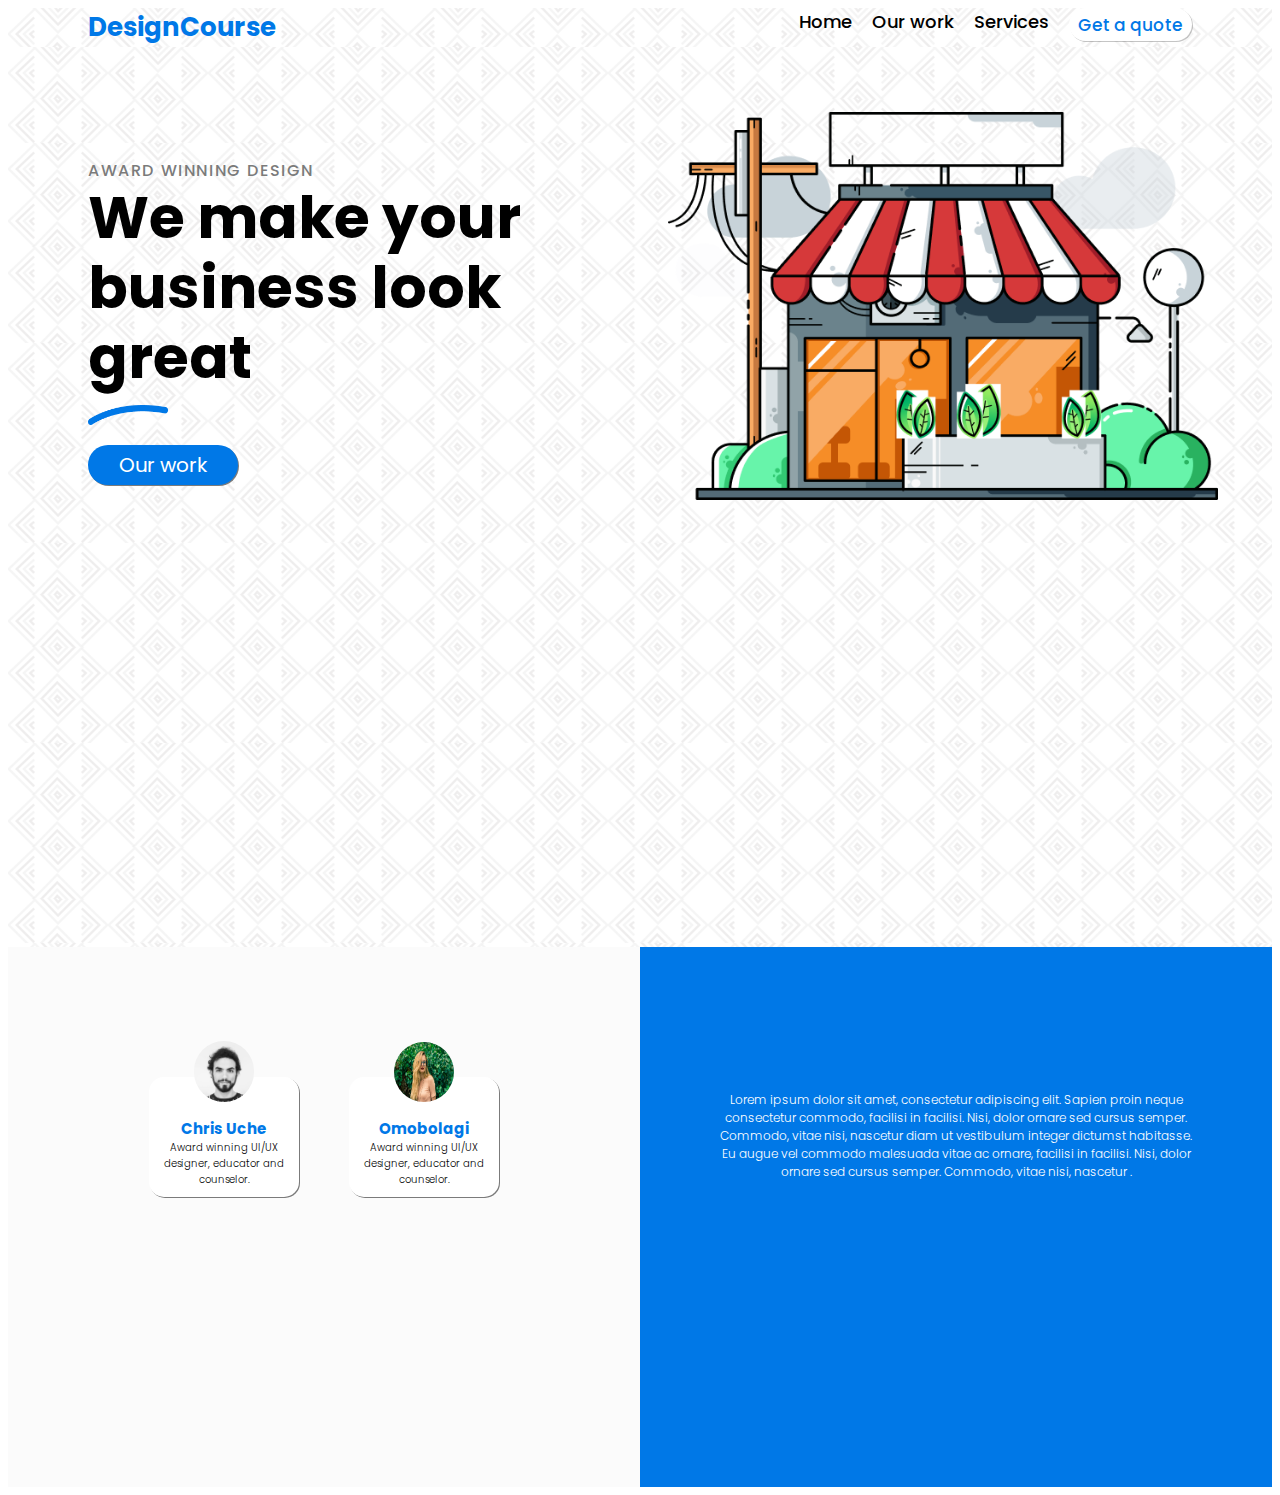
<file: index.html>
<!DOCTYPE html>
<html lang="en">
<head>
    <meta charset="UTF-8">
    <meta http-equiv="X-UA-Compatible" content="IE=edge">
    <meta name="viewport" content="width=device-width, initial-scale=1.0">
    <title>DesignCourse</title>
    <link rel="stylesheet" href="/css/style1.css">
</head>
<body>
    <!-- Navigation section -->
    <div class="nav-bar">
        <div class="container">
            <a class="logo" href="#">DesignCourse</a>

            <nav>
                <ul class="primary-cta">
                    <li><a href="#">Home</a></li>
                    <li><a href="/ourwork.html">Our work</a></li>
                    <li><a href="#">Services</a></li>
                    <li class="sec-cta"><a href="#">Get a quote</a></li>
                </ul>
            </nav>
        </div>
    </div>
    <!-- end of Navigation section -->

    <!-- hero section -->
    <div id="hero">
        <div class="hero container">
            <div class="left-col">
                <p>Award winning design</p>
                <h2>We make your business look great</h2>
                <img class="line" src="/img/Vector 1.png" alt="img">

                <div class="hero-cta">
                    <a href="/ourwork.html">Our work</a>
                </div>
            </div>

            <div class="right-col">
                <img class="illustration" src="/img/storefront_illustration 1.png" alt="img">
            </div>
        </div>
    </div>
    <!-- end of hero section -->

    <!-- random section -->
    <div id="random">

        <div class="random container">
            <div class="left-column">
                <div class="author1">
                    <img class="a1-img" src="/img/person.jpg" alt="img">
                    <h2>Chris Uche</h2>
                    <p>Award winning UI/UX designer, educator and counselor.</p>
                </div>

                <div class="author2">
                    <img class="a2-img" src="/img/max-ilienerwise-YvWJOXHNJ94-unsplash.jpg" alt="img">
                    <h2>Omobolagi</h2>
                    <p>Award winning UI/UX designer, educator and counselor.</p>
                </div>
            </div>
        
            <div class="right-column">
                <div class="text">
                    <p>Lorem ipsum dolor sit amet, consectetur adipiscing elit. Sapien proin neque consectetur commodo,
                        facilisi in facilisi. Nisi, dolor ornare sed cursus semper. Commodo, vitae nisi, nascetur
                        diam ut vestibulum integer dictumst habitasse. Eu augue vel commodo malesuada vitae ac ornare,
                        facilisi in facilisi. Nisi, dolor ornare sed cursus semper. Commodo, vitae nisi, nascetur
                        .</p>
                </div>
            </div>
        </div>
        
    </div>
    <!-- end of random section -->
</body>
</html>
</file>
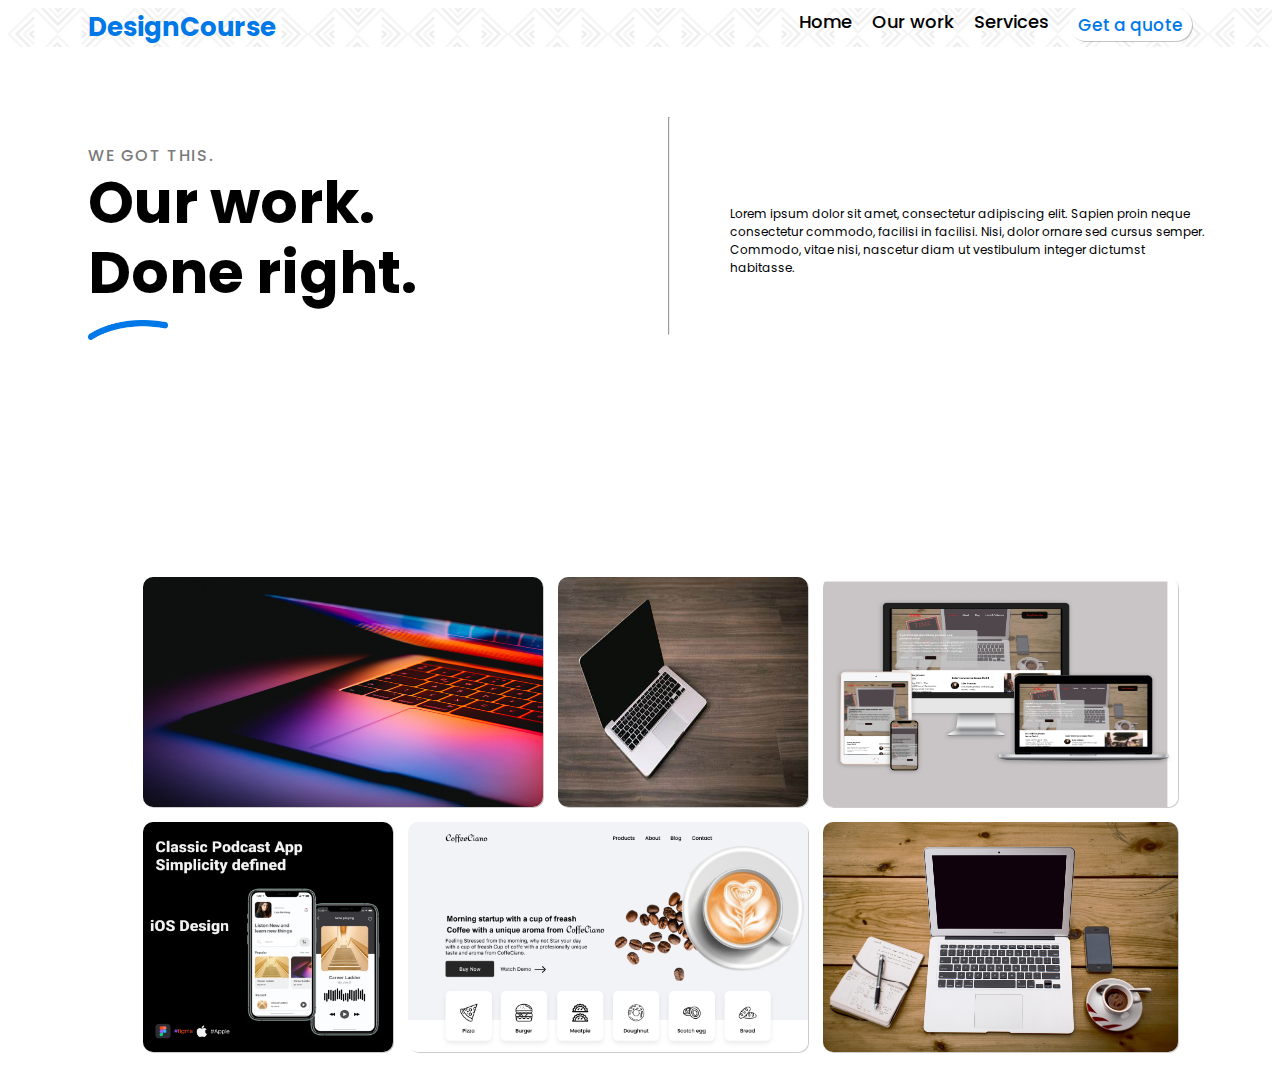
<file: ourwork.html>
<!DOCTYPE html>
<html lang="en">
<head>
    <meta charset="UTF-8">
    <meta http-equiv="X-UA-Compatible" content="IE=edge">
    <meta name="viewport" content="width=device-width, initial-scale=1.0">
    <title>Our work</title>
    <link rel="stylesheet" href="/css/style1.css">
    <link rel="stylesheet" href="/css/style2.css">
</head>
<body>
    <!-- Navigation section -->
    <div class="nav-bar">
        <div class="container">
            <a class="logo" href="/index.html">DesignCourse</a>

            <nav>
                <ul class="primary-cta">
                    <li><a href="/index.html">Home</a></li>
                    <li><a href="#">Our work</a></li>
                    <li><a href="#">Services</a></li>
                    <li class="sec-cta"><a href="#">Get a quote</a></li>
                </ul>
            </nav>
        </div>
    </div>
    <!-- end of Navigation section -->

    <!-- Work section -->
    <div id="work">
        <div class="work container">
            <div class="left-column2">
                <p>We got this.</p>
                <h2>Our work. <br> Done right.</h2>
                <img class="line" src="/img/Vector 1.png" alt="img">
            </div>
            
            <hr>

            <div class="right-column2">
                <div class="text">
                    <p>Lorem ipsum dolor sit amet, consectetur adipiscing elit. Sapien proin neque consectetur commodo,
                        facilisi in facilisi. Nisi, dolor ornare sed cursus semper. Commodo, vitae nisi, nascetur
                        diam ut vestibulum integer dictumst habitasse.</p>
                </div>
            </div>
        </div>
    </div>
    <!-- end of Work section -->

    <!-- products section -->

    <div id="portfolio">
        
        <div class="view">
            <div class="pro1">
                <a href="/pro1.html">
                    <img src="/img/andras-vas-Bd7gNnWJBkU-unsplash.jpg" alt="">
                </a>
            </div>
    
            <div class="pro2">
                <a href="#">
                    <img src="/img/mac_os.jpg" alt="">
                </a>
            </div>
    
            <div class="pro3">
                <a href="#">
                    <img src="/img/brand01.jpg" alt="">
                </a>
            </div>
        </div>

        <div class="view1">

            <div class="pro4">
                <a href="#">
                    <img src="/img/Group 6.jpg" alt="">
                </a>                
            </div>
    
            <div class="pro5">
                <a href="#">
                    <img src="/img/Web Design.jpg" alt="">
                </a>
            </div>
    
            <div class="pro6">
                <a href="#">
                    <img src="/img/alejandro-escamilla-xII7efH1G6o-unsplash.jpg" alt="">
                </a>
            </div>

        </div>
    </div>

    <!-- products section end -->
</body>
</html>
</file>
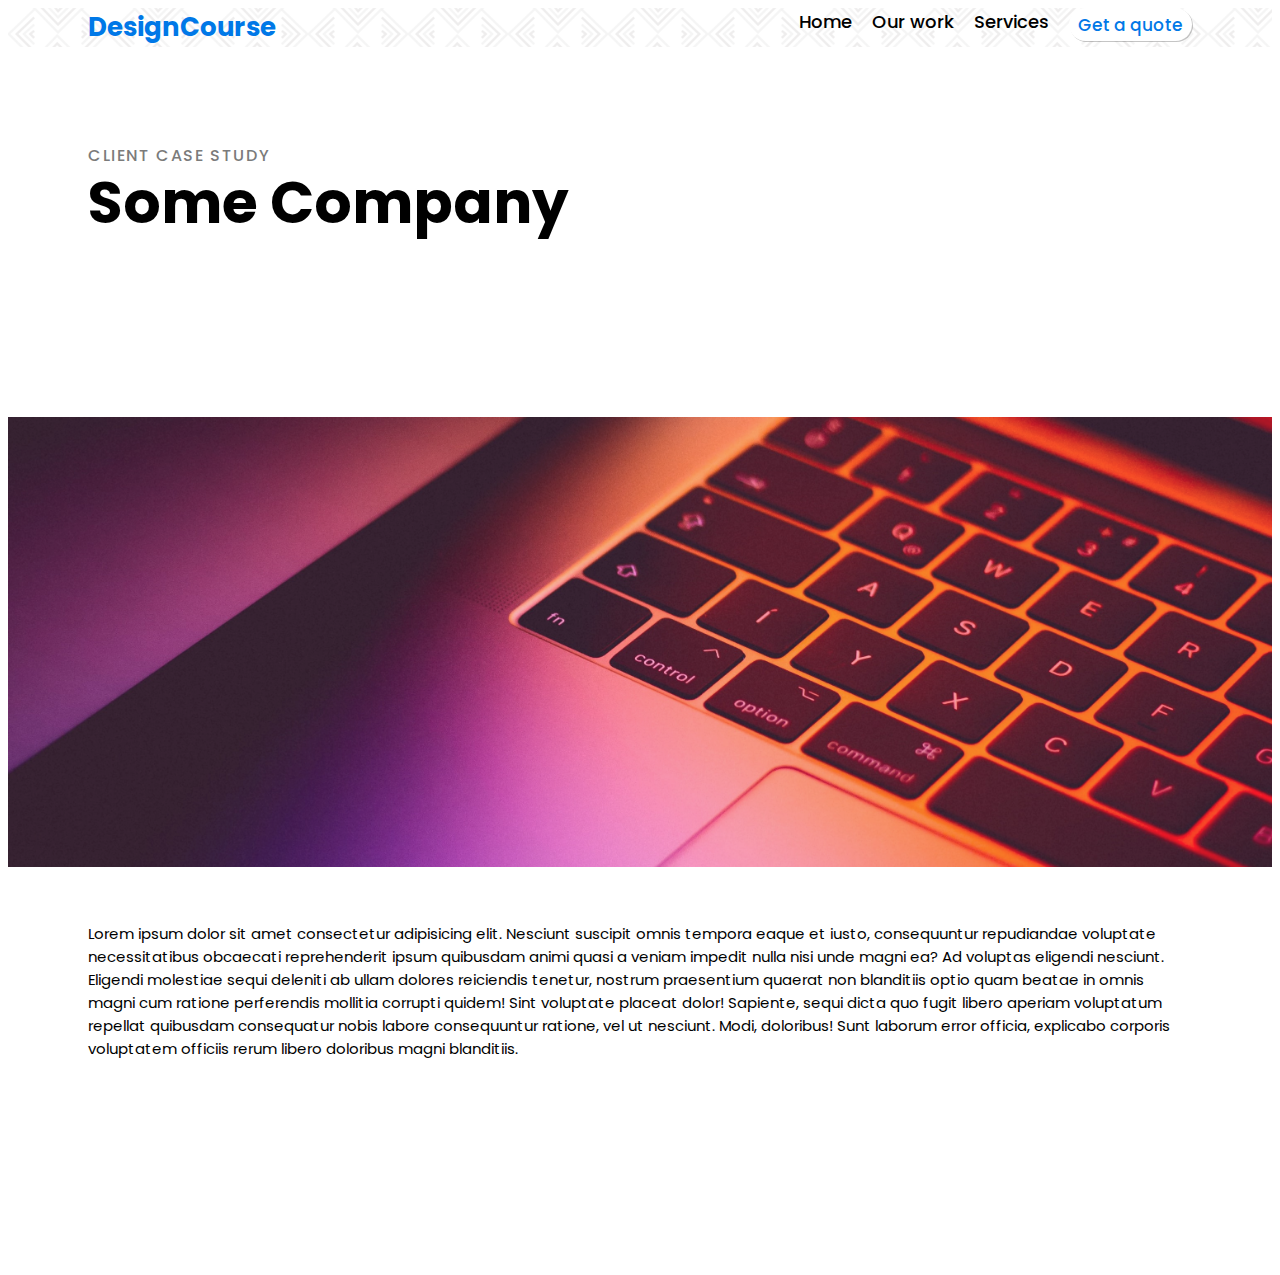
<file: pro1.html>
<!DOCTYPE html>
<html lang="en">
<head>
    <meta charset="UTF-8">
    <meta http-equiv="X-UA-Compatible" content="IE=edge">
    <meta name="viewport" content="width=device-width, initial-scale=1.0">
    <title>Pro1</title>
    <link rel="stylesheet" href="/css/style1.css">
    <link rel="stylesheet" href="/css/style2.css">
</head>
<body>
    <!-- Navigation section -->
    <div class="nav-bar">
        <div class="container">
            <a class="logo" href="/index.html">DesignCourse</a>

            <nav>
                <ul class="primary-cta">
                    <li><a href="#">Home</a></li>
                    <li><a href="/ourwork.html">Our work</a></li>
                    <li><a href="#">Services</a></li>
                    <li class="sec-cta"><a href="#">Get a quote</a></li>
                </ul>
            </nav>
        </div>
    </div>
    <!-- end of Navigation section -->

    <!-- top-section -->
    <div id="work">
        <div class="work container">
            <div class="left-column2">
                <p>client case study</p>
                <h2>Some Company</h2>
                <!-- <img class="line" src="/img/Vector 1.png" alt="img"> -->
            </div>
        </div>
    </div>
    <!-- top section end -->

    <!-- pro-hero section -->

    <div id="pro-hero">
        <div class="pro container">
            <!-- <img src="/img/andras-vas-Bd7gNnWJBkU-unsplash.jpg" alt=""> -->
        </div>

        <div class="info"></div>
    </div>

    <!-- pro-hero section end -->

    <!-- info section -->
    <div id="info">
        <div class="info container">
            <p>
                Lorem ipsum dolor sit amet consectetur adipisicing elit. Nesciunt suscipit omnis tempora eaque et iusto, consequuntur repudiandae voluptate necessitatibus obcaecati reprehenderit ipsum quibusdam animi quasi a veniam impedit nulla nisi unde magni ea? Ad voluptas eligendi nesciunt. Eligendi molestiae sequi deleniti ab ullam dolores reiciendis tenetur, nostrum praesentium quaerat non blanditiis optio quam beatae in omnis magni cum ratione perferendis mollitia corrupti quidem! Sint voluptate placeat dolor! Sapiente, sequi dicta quo fugit libero aperiam voluptatum repellat quibusdam consequatur nobis labore consequuntur ratione, vel ut nesciunt. Modi, doloribus! Sunt laborum error officia, explicabo corporis voluptatem officiis rerum libero doloribus magni blanditiis.
            </p>
        </div>
    </div>
    
    <!-- info section end -->
</body>
</html>
</file>
<file: css/style1.css>
@import url('https://fonts.googleapis.com/css2?family=Poppins:wght@400;700&display=swap');

:root {
    --primary-color: #0078e7;
}

body {
    font-family: 'poppins', sans-serif;
    font-size: 10px;
}

a {
    text-decoration: none;
    color: black;
    transition: .3s ease color;
}

a:hover {
    color: var(--primary-color);
}

ul {
    list-style: none;
    padding: 0;
    margin: 0;
}

.container {
    /* width: 100%; */
    display: flex;
    justify-content: space-between;
    display: flex;
    justify-content: space-between;
    flex-direction: row;
}

/* Navigation section */
.nav-bar {
    background-image: url(/img/greek-vase.png);
    padding: 0 80px;
    margin: 0;
    /* position: fixed; */
    z-index: 1;
    /* align-items: center; */
    /* width: 100%; */
}

.logo {
    font-size: 26px;
    font-weight: 700;
    color: var(--primary-color);
}

li {
    font-size: 18px;
    font-weight: 500;
    padding-right: 20px;
}

.primary-cta {
    display: flex;
    /* justify-content: space-between; */
    /* flex-direction: row; */
    /* margin-left: ; */
    /* margin-top: .4em; */
}

.sec-cta {
    background-color: white;
    left: 0;
    padding: 3px 9px;
    border-radius: 20px;
    box-shadow: 1px 1px rgba(0, 0, 0, 0.226);
    transition: .3s ease background-color;
}

.sec-cta a {
    color: var(--primary-color);
    font-size: 17px;
    transition: .3s ease color;
}

.sec-cta:hover {
    background-color: var(--primary-color);
}
.sec-cta:hover a {
    color: white;
}



/* Navigation section end */

/* hero section */

#hero {
    height: 100vh;
    width: 100%;
    background-image: url(/img/greek-vase.png);
}

#hero .left-col {
    display: flex;
    justify-content: center;
    flex-direction: column;
    margin-top: 8em;
    margin-left: 8em;
}

#hero .left-col p {
    color: #7B7B7B;
    text-transform: uppercase;
    font-size: 16px;
    letter-spacing: .1em;
    font-weight: 500;
    margin-bottom: 0;
}

#hero .left-col h2 {
    font-size: 58px;
    font-weight: 700;
    width: 10em;
    line-height: 70px;
    margin-top: 0;
    margin-bottom: .2em;
}

#hero .left-col .line {
    width: 8em;
    height: 2em;
}

#hero .left-col .hero-cta {
    background-color: var(--primary-color); 
    width: 15em;
    height: 4em;
    display: flex;
    justify-content: center;
    align-items: center;
    border-radius: 20px;
    margin-top: 2em;
    box-shadow: 1px 1px #7B7B7B;
    transition: .3s ease background-color;
    /* text-align: center; */

}

#hero .left-col .hero-cta:hover {
    background-color: white;
}

#hero .left-col .hero-cta a {
    text-align: center;
    /* margin-top: .7em; */
    font-size: 20px;
    color: white;
    transition: .3s ease color;
}

#hero .left-col .hero-cta:hover a {
    color: var(--primary-color);
}

#hero .right-col {
    display: flex;
    justify-content: center;
    flex-direction: column;
    margin-top: 6.5em;
    margin-right: 8em;
    /* align-items: center; */
}

#hero .right-col .illustration {
    width: 550px;
}

/* hero section end

/* random section */

#random {
    height: 60vh;
    width: 100%;
    z-index: -100;
    display: flex;
}

#random .left-column {
    display: flex;
    justify-content: center;
    align-content: center;
    background-color: #fbfbfb;
    width: 150%;
    height: 60vh;
    margin: 0;
    padding: 0;
    /* padding-top: 10em; */
}

#random .left-column .author1{
    background-color: white;
    width: 15em;
    height: 12em;
    display: flex;
    flex-direction: column;
    justify-content: center;
    align-items: center;
    border-radius: 15px;
    margin-top: 13em;
    margin-right: 5em;
    box-shadow: 1px 1px #7B7B7B;
}

#random .left-column .author1 h2 {
    margin: 0;
    color: var(--primary-color);
    /* z-index: 100; */
}

#random .left-column .author1 p{
    text-align: center;
    margin: 0;
    font-weight: 300;
}

#random .left-column .author1 .a1-img {
    width: 60px;
    border-radius: 50%;
    margin-top: -45px;
    margin-bottom: 15px;
    /* align-self: center; */
}

#random .left-column .author2{
    background-color: white;
    width: 15em;
    height: 12em;
    display: flex;
    flex-direction: column;
    justify-content: center;
    align-items: center;
    border-radius: 15px;
    margin-top: 13em;
    box-shadow: 1px 1px #7B7B7B;
}

#random .left-column .author2 h2 {
    margin: 0;
    color: var(--primary-color);
}

#random .left-column .author2 p{
    text-align: center;
    margin: 0;
    font-weight: 300;
}

#random .left-column .author2 .a2-img {
    width: 60px;
    height: 60px;
    border-radius: 50%;
    margin-top: -45px;
    margin-bottom: 15px;
}

#random .right-column {
    display: flex;
    justify-content: center;
    align-content: center;
    background-color: var(--primary-color);
    width: 150%;
    height: 60vh;
    margin: 0;
    padding: 0;
    text-align: center;
    /* padding-top: 10em; */
}

#random .right-column .text {
    /* margin-top: 15em; */
    margin: 11em 0  6em 6em;
    margin-right: 6em;
    text-align: center;
    color: white;
    font-weight: 300;
    font-size: 12px;
}
/* random section end */


/* next html page */
</file>
<file: css/style2.css>
@import url('https://fonts.googleapis.com/css2?family=Poppins:wght@400;700&display=swap');

:root {
    --primary-color: #0078e7;
}

#work {
    height: 50vh;
    width: 100%;
    /* background-image: url(/img/greek-vase.png); */
    z-index: -1;
}

#work .left-column2 {
    display: flex;
    justify-content: center;
    flex-direction: column;
    margin-top: 8em;
    margin-left: 8em;
}

#work .left-column2 p {
    color: #7B7B7B;
    text-transform: uppercase;
    font-size: 16px;
    letter-spacing: .1em;
    font-weight: 500;
    margin-bottom: 0;
}

#work .left-column2 h2 {
    font-size: 58px;
    font-weight: 700;
    width: 10em;
    line-height: 70px;
    margin-top: 0;
    margin-bottom: .2em;
}

#work .left-column2 .line {
    width: 8em;
    height: 2em;
}

#work .right-column2 {
    display: flex;
    justify-content: center;
    flex-direction: column;
    margin-top: 8em;
    margin-right: 5em;
    font-size: 12px;
}

#work hr {
    text-align: center;
    margin-right: 6em;
    margin-top: 7em;
}

#portfolio .view {
    width: 100em;
    margin-left: 13.5em;
    margin-top: 8em;
    display: flex;
    /* background-color: black; */

}

#portfolio .pro1 img {
    width: 400px;
    height: 230px;
    margin-right: 1.5em;
    border-radius: 10px;
    box-shadow: 1px 1px #ccc;
    transition: .3s ease transform;
    display: inline-block;
}

#portfolio .pro1 img:hover {
    transform: scale(1.1);
}

#portfolio .pro2 img {
    width: 25em;
    height: 230px;
    margin-right: 1.5em;
    border-radius: 10px;
    box-shadow: 1px 1px #ccc;
    transition: .3s ease transform;
}

#portfolio .pro2 img:hover {
    transform: scale(1.1);
}

#portfolio .pro3 img {
    width: 355px;
    height: 230px;
    margin-right: 1.5em;
    border-radius: 10px;
    box-shadow: 1px 1px #ccc;
    transition: .3s ease transform;
}

#portfolio .pro3 img:hover {
    transform: scale(1.1);
}

#portfolio .view1 {
    width: 100em;
    margin-left: 13.5em;
    margin-top: 1em;
    display: flex;
    /* background-color: purple; */
}

#portfolio .pro4 img {
    width: 25em;
    height: 230px;
    margin-right: 1.5em;
    border-radius: 10px;
    box-shadow: 1px 1px #ccc;
    transition: .3s ease transform;
}

#portfolio .pro4 img:hover {
    transform: scale(1.1);
}

#portfolio .pro5 img {
    width: 400px;
    height: 230px;
    margin-right: 1.5em;
    border-radius: 10px;
    box-shadow: 1px 1px #ccc;
    transition: .3s ease transform;
}

#portfolio .pro5 img:hover {
    transform: scale(1.1);
}

#portfolio .pro6 img {
    width: 355px;
    height: 230px;
    margin-right: 1.5em;
    border-radius: 10px;
    box-shadow: 1px 1px #ccc;
    transition: .3s ease transform;
}

#portfolio .pro6 img:hover {
    transform: scale(1.1);
}

/* Pro1 page */

/* pro-her section */

#pro-hero {
    height: 50vh;
}

#pro-hero .pro {
    /* flex-basis: 100%; */
    width: 100%;
    height: 50vh;
    margin-top: -8em;
    background-image: url(/img/edited.jpg);
    background-size: cover;
    background-position: top center;
    position: relative;
    z-index: 1;
    
    /* overflow: visible; */
}

/* #pro-hero .pro {

} */

#pro-hero .pro::after {
    content: '';
    position: absolute;
    left: 0;
    top: 0;
    width: 100%;
    height: 50vh;
    background-color: #DD6DBE;
    opacity: .2;
    z-index: -1;
}
/* pro-her section end */

/* info section */

#info {
    width: 100%;
    height: 40vh;
    margin-top: 4em;
}

#info .info p {
    padding: 0 80px;
    font-size: 15px;
}

/* info section end */
</file>
